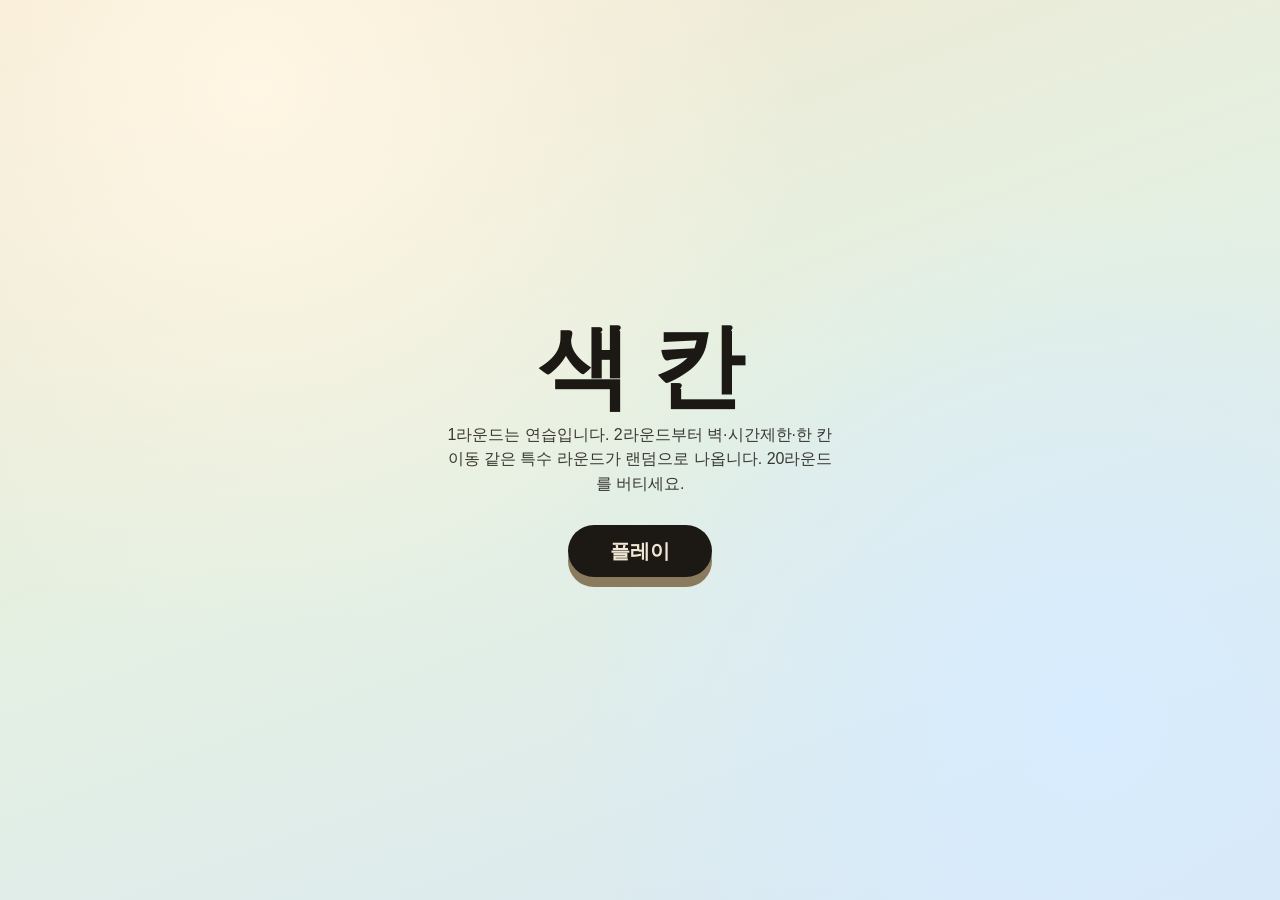
<file: index.html>
<!doctype html>
<html lang="ko">
<head>
  <meta charset="UTF-8" />
  <meta http-equiv="refresh" content="0;url=src/index.html" />
  <title>이동 중…</title>
</head>
<body>
  <p>게임으로 이동합니다. 자동으로 넘어가지 않으면 <a href="src/index.html">여기</a>를 눌러 주세요.</p>
</body>
</html>
</file>
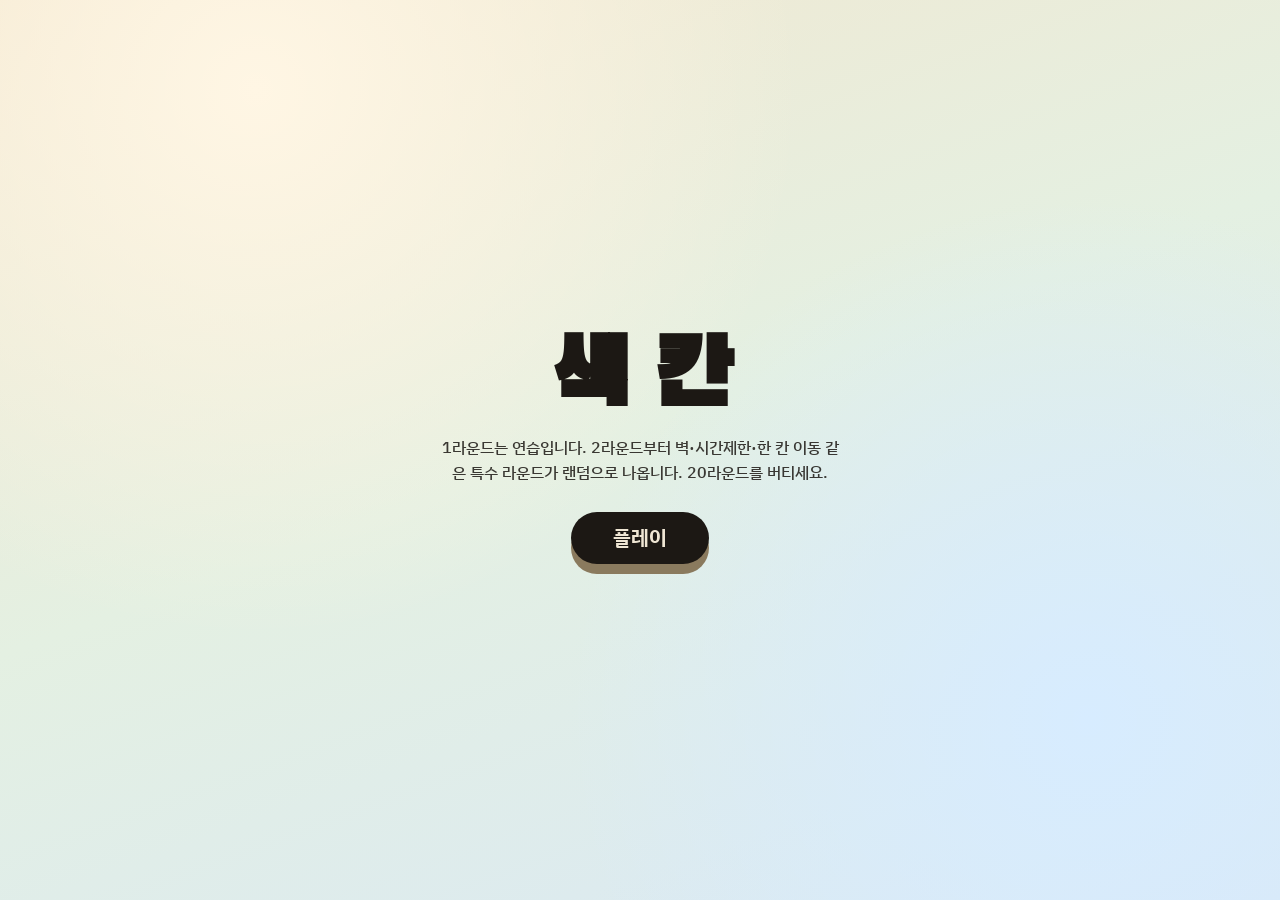
<file: src/index.html>
<!DOCTYPE html>
<html lang="ko">
<head>
  <meta charset="UTF-8">
  <meta name="viewport" content="width=device-width, initial-scale=1">
  <title>색 칸</title>
  <link rel="preconnect" href="https://fonts.googleapis.com">
  <link rel="preconnect" href="https://fonts.gstatic.com" crossorigin>
  <link href="https://fonts.googleapis.com/css2?family=Black+Han+Sans&family=IBM+Plex+Sans+KR:wght@500;700&display=swap" rel="stylesheet">
  <style>
    :root {
      --ink: #1c1814;
      --board: #d8c8a8;
      --floor: #cbb892;
      --red: #d62828;
      --blue: #1d6fd8;
      --green: #2f9e44;
      --yellow: #f4c430;
      --btn: #1c1814;
      --btn-text: #efe6d4;
    }
    * { box-sizing: border-box; }
    html, body {
      margin: 0;
      height: 100%;
      font-family: "IBM Plex Sans KR", sans-serif;
      color: var(--ink);
      background:
        radial-gradient(circle at 20% 10%, #fff6e4 0%, transparent 42%),
        radial-gradient(circle at 85% 80%, #d7ecff 0%, transparent 40%),
        linear-gradient(160deg, #f3e7cf 0%, #e4f0e2 48%, #d9e8f5 100%);
      overflow: hidden;
    }
    .screen {
      position: absolute;
      inset: 0;
      display: none;
      align-items: center;
      justify-content: center;
      padding: 16px;
    }
    .screen.on { display: flex; }
    .lobby, .center-box {
      width: min(520px, 100%);
      text-align: center;
    }
    .lobby h1, .center-box h2 {
      margin: 0 0 12px;
      font-family: "Black Han Sans", sans-serif;
      letter-spacing: -0.02em;
      line-height: 0.95;
    }
    .lobby h1 { font-size: clamp(56px, 14vw, 92px); }
    .center-box h2 { font-size: clamp(40px, 10vw, 64px); color: #fff; text-shadow: 0 4px 0 rgba(0,0,0,0.25); }
    .lobby p, .center-box p {
      margin: 0 auto 28px;
      max-width: 400px;
      font-size: 16px;
      font-weight: 500;
      line-height: 1.55;
    }
    .lobby p { opacity: 0.85; }
    .center-box p { color: #fff; font-weight: 700; }
    .play {
      appearance: none;
      border: 0;
      border-radius: 999px;
      padding: 16px 42px;
      font: 700 20px/1 "IBM Plex Sans KR", sans-serif;
      color: var(--btn-text);
      background: var(--btn);
      cursor: pointer;
      box-shadow: 0 10px 0 #8a7a5e;
      transition: transform 0.08s ease, box-shadow 0.08s ease;
    }
    .play:hover { transform: translateY(-2px); box-shadow: 0 12px 0 #8a7a5e; }
    .play:active { transform: translateY(6px); box-shadow: 0 4px 0 #8a7a5e; }
    .game-wrap {
      width: min(760px, 100%);
      display: grid;
      gap: 10px;
    }
    .hud {
      display: flex;
      align-items: center;
      justify-content: space-between;
      gap: 10px;
      flex-wrap: wrap;
    }
    .hud h2 {
      margin: 0;
      font-family: "Black Han Sans", sans-serif;
      font-size: 24px;
    }
    .pill {
      font-weight: 700;
      font-size: 14px;
      padding: 8px 12px;
      border-radius: 999px;
      background: rgba(28, 24, 20, 0.08);
    }
    .pill.mode {
      background: #1c1814;
      color: #efe6d4;
    }
    .pill.timer.warn { background: #d62828; color: #fff; }
    .msg {
      min-height: 22px;
      margin: 0;
      font-weight: 700;
      font-size: 14px;
    }
    .board {
      display: grid;
      gap: 4px;
      padding: 10px;
      border-radius: 18px;
      background: var(--board);
      box-shadow:
        inset 0 0 0 3px rgba(0, 0, 0, 0.08),
        0 14px 0 rgba(0, 0, 0, 0.12);
      aspect-ratio: 1;
      width: min(640px, 92vw);
      margin: 0 auto;
      user-select: none;
    }
    .cell {
      position: relative;
      border: 0;
      border-radius: 7px;
      background: var(--floor);
      box-shadow: inset 0 -3px 0 rgba(0, 0, 0, 0.08);
      cursor: default;
      padding: 0;
      touch-action: none;
    }
    .cell.red { background: #f3a4a4; box-shadow: inset 0 -3px 0 rgba(180, 40, 40, 0.25); }
    .cell.blue { background: #9ec5ff; box-shadow: inset 0 -3px 0 rgba(20, 80, 180, 0.25); }
    .cell.green { background: #9fdfae; box-shadow: inset 0 -3px 0 rgba(30, 120, 50, 0.25); }
    .cell.wall {
      background: #5a5248;
      box-shadow: inset 0 -3px 0 rgba(0, 0, 0, 0.35);
      cursor: not-allowed;
    }
    .cell.drop-ok { outline: 2px solid #1c1814; outline-offset: -1px; }
    .cell.drop-bad { outline: 2px solid #d62828; outline-offset: -1px; }
    .block {
      position: absolute;
      inset: 16%;
      border-radius: 6px;
      border: 2px solid rgba(0, 0, 0, 0.2);
      box-shadow:
        inset 0 -4px 0 rgba(0, 0, 0, 0.18),
        0 2px 0 rgba(0, 0, 0, 0.08);
      cursor: grab;
      touch-action: none;
      z-index: 1;
    }
    .block.red { background: linear-gradient(180deg, #ff5b5b, var(--red)); }
    .block.yellow { background: linear-gradient(180deg, #ffe066, var(--yellow)); }
    .block.locked { cursor: default; opacity: 0.95; }
    .block.dragging-source { opacity: 0.22; }
    .block.preview {
      opacity: 0.8;
      pointer-events: none;
      outline: 2px dashed rgba(28, 24, 20, 0.45);
    }
    .legend {
      display: flex;
      flex-wrap: wrap;
      gap: 8px 14px;
      justify-content: center;
      font-size: 12px;
      font-weight: 700;
      opacity: 0.9;
    }
    .legend span { display: inline-flex; align-items: center; gap: 6px; }
    .dot {
      width: 12px;
      height: 12px;
      border-radius: 3px;
      border: 1px solid rgba(0, 0, 0, 0.2);
    }
    .dot.red { background: #f3a4a4; }
    .dot.blue { background: #9ec5ff; }
    .dot.green { background: #9fdfae; }
    .dot.wall { background: #5a5248; }
    .dot.block-red { background: var(--red); }
    .dot.block-yellow { background: var(--yellow); }
    .overlay {
      background: rgba(28, 24, 20, 0.35);
      backdrop-filter: blur(4px);
      flex-direction: column;
      gap: 18px;
    }
  </style>
</head>
<body>
  <section id="lobby" class="screen on">
    <div class="lobby">
      <h1>색 칸</h1>
      <p>1라운드는 연습입니다. 2라운드부터 벽·시간제한·한 칸 이동 같은 특수 라운드가 랜덤으로 나옵니다. 20라운드를 버티세요.</p>
      <button class="play" id="playBtn" type="button">플레이</button>
    </div>
  </section>

  <section id="game" class="screen">
    <div class="game-wrap">
      <div class="hud">
        <h2>색 칸</h2>
        <div class="pill" id="roundLabel">라운드 1 / 20</div>
        <div class="pill mode" id="modeLabel">일반</div>
        <div class="pill" id="timerLabel" hidden>남은 시간 40</div>
      </div>
      <p class="msg" id="msg"></p>
      <div class="board" id="board" aria-label="게임 판"></div>
      <div class="legend">
        <span><i class="dot red"></i>빨간 칸</span>
        <span><i class="dot blue"></i>파란 칸</span>
        <span><i class="dot green"></i>초록 칸</span>
        <span><i class="dot wall"></i>벽</span>
        <span><i class="dot block-red"></i>빨간 블럭</span>
        <span><i class="dot block-yellow"></i>노란 블럭</span>
      </div>
    </div>
  </section>

  <section id="win" class="screen overlay">
    <div class="center-box">
      <h2>20라운드 클리어!</h2>
      <p>특수 라운드를 전부 버텼습니다.</p>
      <button class="play" id="againBtn" type="button">다시 플레이</button>
    </div>
  </section>

  <section id="fail" class="screen overlay">
    <div class="center-box">
      <h2>실패...</h2>
      <p id="failText">시간 초과로 처음부터 다시입니다.</p>
      <button class="play" id="retryBtn" type="button">다시 도전</button>
    </div>
  </section>

  <script>
    const W = 14;
    const H = 14;
    const TOTAL_ROUNDS = 20;
    const NEAR = 5;

    const MODES = {
      normal: {
        id: "normal",
        name: "일반",
        tip: "빨간 블럭 → 파란 칸 → 초록 칸",
        sets: 1,
        walls: 0,
        noFloor: false,
        adjacent: false,
        time: 0,
      },
      walls: {
        id: "walls",
        name: "벽 라운드",
        tip: "벽에 블럭을 올릴 수 없습니다",
        sets: 1,
        walls: 28,
        noFloor: false,
        adjacent: false,
        time: 0,
      },
      noFloor: {
        id: "noFloor",
        name: "색칸만",
        tip: "바닥에는 못 올립니다. 색 칸만 사용하세요",
        sets: 1,
        walls: 0,
        noFloor: true,
        adjacent: false,
        time: 0,
      },
      timed: {
        id: "timed",
        name: "시간 제한",
        tip: "시간이 끝나면 처음부터입니다",
        sets: 1,
        walls: 10,
        noFloor: false,
        adjacent: false,
        time: 35,
      },
      twin: {
        id: "twin",
        name: "쌍둥이",
        tip: "세트 2개를 모두 채우세요",
        sets: 2,
        walls: 0,
        noFloor: false,
        adjacent: false,
        time: 0,
      },
      chaos: {
        id: "chaos",
        name: "대혼란",
        tip: "세트 3개 + 벽",
        sets: 3,
        walls: 22,
        noFloor: false,
        adjacent: false,
        time: 0,
      },
      step: {
        id: "step",
        name: "한 칸 이동",
        tip: "상하좌우 옆 칸으로만 옮길 수 있습니다",
        sets: 1,
        walls: 8,
        noFloor: false,
        adjacent: true,
        time: 0,
      },
      hard: {
        id: "hard",
        name: "압박",
        tip: "색칸만 + 시간 제한",
        sets: 2,
        walls: 12,
        noFloor: true,
        adjacent: false,
        time: 45,
      },
    };

    const RANDOM_POOL = ["walls", "noFloor", "timed", "twin", "chaos", "step", "hard"];

    let tiles = [];
    let round = 1;
    let mode = MODES.normal;
    let messageTimer = 0;
    let drag = null;
    let timeLeft = 0;
    let timerAcc = 0;
    let timerOn = false;

    const lobby = document.getElementById("lobby");
    const game = document.getElementById("game");
    const win = document.getElementById("win");
    const fail = document.getElementById("fail");
    const board = document.getElementById("board");
    const msg = document.getElementById("msg");
    const roundLabel = document.getElementById("roundLabel");
    const modeLabel = document.getElementById("modeLabel");
    const timerLabel = document.getElementById("timerLabel");
    const failText = document.getElementById("failText");

    board.style.gridTemplateColumns = "repeat(" + W + ", 1fr)";

    function show(screen) {
      lobby.classList.toggle("on", screen === "lobby");
      game.classList.toggle("on", screen === "game");
      win.classList.toggle("on", screen === "win");
      fail.classList.toggle("on", screen === "fail");
    }

    function say(text) {
      msg.textContent = text;
      messageTimer = 120;
    }

    function xy(i) {
      return { x: i % W, y: Math.floor(i / W) };
    }

    function at(x, y) {
      return y * W + x;
    }

    function withinFive(a, b) {
      const pa = xy(a);
      const pb = xy(b);
      return Math.max(Math.abs(pa.x - pb.x), Math.abs(pa.y - pb.y)) <= NEAR;
    }

    function isAdjacent(a, b) {
      const pa = xy(a);
      const pb = xy(b);
      return Math.abs(pa.x - pb.x) + Math.abs(pa.y - pb.y) === 1;
    }

    function pickSpot(used) {
      for (let tryCount = 0; tryCount < 400; tryCount += 1) {
        const i = Math.floor(Math.random() * W * H);
        let near = false;
        for (let u = 0; u < used.length; u += 1) {
          if (withinFive(used[u], i)) {
            near = true;
            break;
          }
        }
        if (!near) return i;
      }
      return -1;
    }

    function makeEmptyTiles() {
      const list = [];
      for (let i = 0; i < W * H; i += 1) {
        list.push({ kind: "floor", block: null, index: i });
      }
      return list;
    }

    function chooseMode() {
      if (round === 1) return MODES.normal;
      const id = RANDOM_POOL[Math.floor(Math.random() * RANDOM_POOL.length)];
      return MODES[id];
    }

    function buildTutorialRound() {
      const next = makeEmptyTiles();
      const red = at(6, 11);
      const blue = at(6, 6);
      const green = at(6, 1);
      next[red].kind = "red";
      next[red].block = "red";
      next[blue].kind = "blue";
      next[green].kind = "green";
      return next;
    }

    function buildModeRound(m) {
      const used = [];
      const next = makeEmptyTiles();
      const setCount = m.sets;

      for (let n = 0; n < setCount; n += 1) {
        const green = pickSpot(used);
        if (green < 0) break;
        used.push(green);
        next[green].kind = "green";

        const blue = pickSpot(used);
        if (blue < 0) break;
        used.push(blue);
        next[blue].kind = "blue";

        const red = pickSpot(used);
        if (red < 0) break;
        used.push(red);
        next[red].kind = "red";
        next[red].block = "red";
      }

      let wallsLeft = m.walls;
      let guard = 0;
      while (wallsLeft > 0 && guard < 800) {
        guard += 1;
        const i = Math.floor(Math.random() * W * H);
        if (next[i].kind !== "floor") continue;
        next[i].kind = "wall";
        wallsLeft -= 1;
      }

      return next;
    }

    function goalFilled() {
      return tiles.every((t) => t.kind !== "green" || t.block === "yellow");
    }

    function isLocked(t) {
      return t.kind === "green" && t.block === "yellow";
    }

    function canPlace(color, t, fromIndex) {
      if (t.index === fromIndex) return true;
      if (t.kind === "wall") return false;
      if (t.block) return false;
      if (mode.adjacent && !isAdjacent(fromIndex, t.index)) return false;
      if (mode.noFloor && t.kind === "floor") return false;
      if (t.kind === "blue") return color === "red" || color === "yellow";
      if (t.kind === "green") return color === "yellow";
      if (t.kind === "red") return color === "red";
      if (t.kind === "floor") return true;
      return false;
    }

    function placeResult(color, t) {
      if (t.kind === "blue" && color === "red") {
        return { block: "yellow", text: "파란 칸! 블럭이 노랑으로 변했습니다." };
      }
      if (t.kind === "green" && color === "yellow") {
        return { block: "yellow", text: "초록 칸에 넣었습니다." };
      }
      return { block: color, text: "내려놓았습니다." };
    }

    function updateHud() {
      roundLabel.textContent = "라운드 " + round + " / " + TOTAL_ROUNDS;
      modeLabel.textContent = mode.name;
      if (mode.time > 0) {
        timerLabel.hidden = false;
        timerLabel.textContent = "남은 시간 " + Math.ceil(timeLeft);
        timerLabel.classList.toggle("warn", timeLeft <= 8);
      } else {
        timerLabel.hidden = true;
        timerLabel.classList.remove("warn");
      }
    }

    function stopTimer() {
      timerOn = false;
      timeLeft = 0;
    }

    function startTimer(seconds) {
      timeLeft = seconds;
      timerAcc = 0;
      timerOn = seconds > 0;
      updateHud();
    }

    function failRun(reason) {
      endDrag();
      stopTimer();
      failText.textContent = reason;
      show("fail");
    }

    function startRun() {
      round = 1;
      loadRound();
      show("game");
    }

    function loadRound() {
      endDrag();
      mode = chooseMode();
      tiles = round === 1 ? buildTutorialRound() : buildModeRound(mode);
      startTimer(mode.time);
      updateHud();
      renderBoard();
      say(mode.name + " · " + mode.tip);
    }

    function clearRound() {
      stopTimer();
      if (round >= TOTAL_ROUNDS) {
        show("win");
        return;
      }
      round += 1;
      loadRound();
    }

    function hoverIndex() {
      return drag ? drag.hover : null;
    }

    function renderBoard() {
      board.innerHTML = "";
      const hover = hoverIndex();
      for (let i = 0; i < tiles.length; i += 1) {
        const t = tiles[i];
        const cell = document.createElement("div");
        let cls = "cell " + t.kind;
        if (t.kind === "floor") cls = "cell";
        if (drag && hover === i) {
          cls += canPlace(drag.color, t, drag.from) ? " drop-ok" : " drop-bad";
        }
        cell.className = cls;
        cell.dataset.index = String(i);

        const showSource = t.block && !(drag && drag.from === i && hover !== null && hover !== i);
        if (showSource) {
          const b = document.createElement("div");
          const locked = isLocked(t);
          b.className = "block " + t.block + (locked ? " locked" : "");
          if (drag && drag.from === i) b.classList.add("dragging-source");
          if (!locked) {
            b.addEventListener("pointerdown", function (event) {
              startDrag(event, i);
            });
          }
          cell.appendChild(b);
        }

        if (drag && hover === i && hover !== drag.from && !t.block && t.kind !== "wall") {
          const preview = document.createElement("div");
          preview.className = "block preview " + drag.color;
          cell.appendChild(preview);
        }

        board.appendChild(cell);
      }
    }

    function cellUnder(x, y) {
      const el = document.elementFromPoint(x, y);
      if (!el) return null;
      const cell = el.closest ? el.closest(".cell") : null;
      if (!cell || !board.contains(cell)) return null;
      return Number(cell.dataset.index);
    }

    function setHoverCell(idx) {
      if (!drag) return;
      if (drag.hover === idx) return;
      drag.hover = idx;
      renderBoard();
    }

    function startDrag(event, fromIndex) {
      if (drag) return;
      const t = tiles[fromIndex];
      if (!t.block || isLocked(t)) return;
      event.preventDefault();
      drag = {
        from: fromIndex,
        color: t.block,
        pointerId: event.pointerId,
        hover: fromIndex,
      };
      renderBoard();
      window.addEventListener("pointermove", onDragMove);
      window.addEventListener("pointerup", onDragEnd);
      window.addEventListener("pointercancel", onDragEnd);
    }

    function onDragMove(event) {
      if (!drag || event.pointerId !== drag.pointerId) return;
      setHoverCell(cellUnder(event.clientX, event.clientY));
    }

    function onDragEnd(event) {
      if (!drag || event.pointerId !== drag.pointerId) return;
      const from = drag.from;
      const color = drag.color;
      const idx = drag.hover != null ? drag.hover : cellUnder(event.clientX, event.clientY);
      endDrag();

      if (idx == null) {
        say("판의 칸 위로 드래그하세요.");
        renderBoard();
        return;
      }
      if (idx === from) {
        renderBoard();
        return;
      }
      const target = tiles[idx];
      if (!canPlace(color, target, from)) {
        if (target.kind === "wall") say("벽에는 올릴 수 없습니다.");
        else if (mode.adjacent && !isAdjacent(from, idx)) say("옆 칸으로만 옮길 수 있습니다.");
        else if (mode.noFloor && target.kind === "floor") say("이 라운드는 바닥 금지입니다.");
        else if (target.kind === "green" && color !== "yellow") say("초록 칸에는 노란 블럭만 가능합니다.");
        else if (target.block) say("이미 블럭이 있는 칸입니다.");
        else say("여기에는 놓을 수 없습니다.");
        renderBoard();
        return;
      }

      tiles[from].block = null;
      const result = placeResult(color, target);
      target.block = result.block;
      say(result.text);
      renderBoard();
      if (goalFilled()) clearRound();
    }

    function endDrag() {
      drag = null;
      window.removeEventListener("pointermove", onDragMove);
      window.removeEventListener("pointerup", onDragEnd);
      window.removeEventListener("pointercancel", onDragEnd);
    }

    document.getElementById("playBtn").addEventListener("click", startRun);
    document.getElementById("againBtn").addEventListener("click", startRun);
    document.getElementById("retryBtn").addEventListener("click", startRun);

    let last = performance.now();
    function tick(now) {
      requestAnimationFrame(tick);
      const dt = Math.min(0.05, (now - last) / 1000);
      last = now;
      if (messageTimer > 0) {
        messageTimer -= 1;
        if (messageTimer === 0) msg.textContent = "";
      }
      if (timerOn && game.classList.contains("on")) {
        timeLeft -= dt;
        timerAcc += dt;
        if (timerAcc >= 0.2) {
          timerAcc = 0;
          updateHud();
        }
        if (timeLeft <= 0) {
          timeLeft = 0;
          failRun("시간 초과! 1라운드부터 다시입니다.");
        }
      }
    }
    requestAnimationFrame(tick);
  </script>
</body>
</html>
</file>
